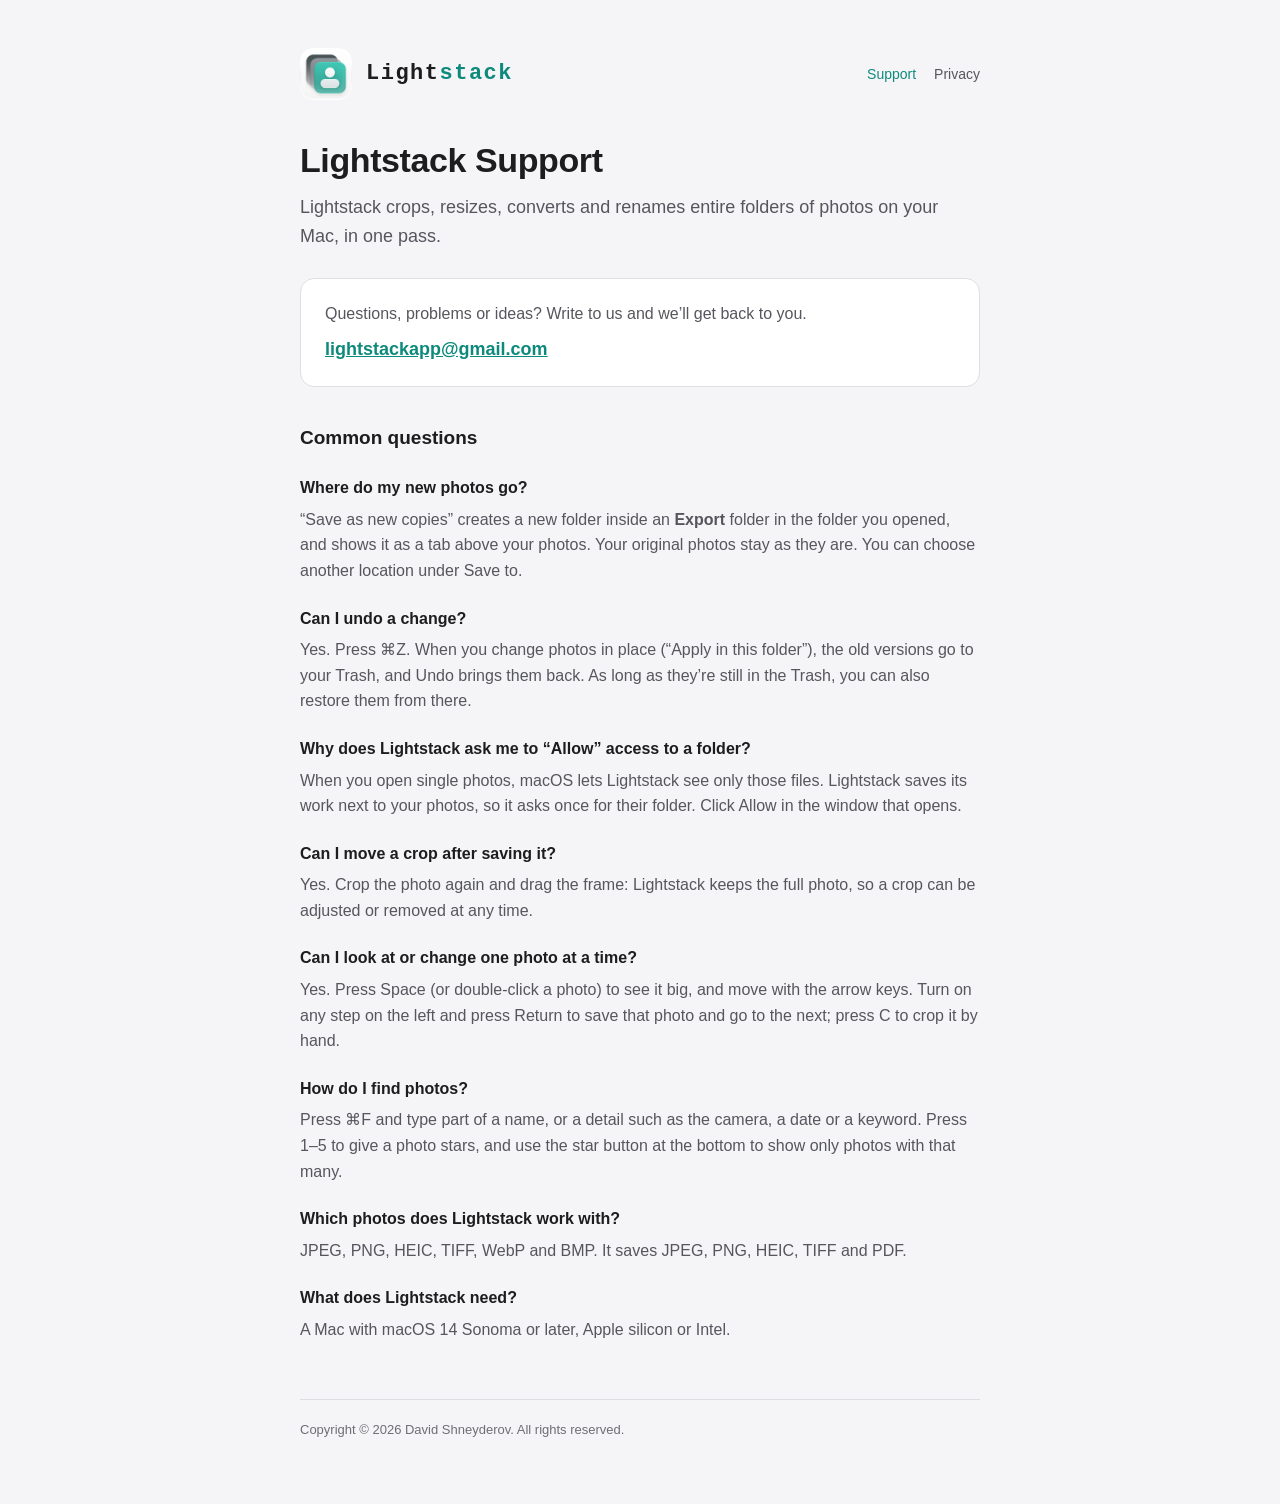
<file: index.html>
<!doctype html>
<html lang="en">
<head>
  <meta charset="utf-8">
  <meta name="viewport" content="width=device-width, initial-scale=1">
  <title>Lightstack Support</title>
  <meta name="description" content="Help and contact for Lightstack, the Mac app that crops, resizes and renames entire folders of photos in one pass.">
  <link rel="icon" href="icon.png">
  <link rel="stylesheet" href="style.css">
</head>
<body>
  <div class="page">
    <header>
      <img src="icon.png" alt="">
      <a class="brand" href="./">Light<span>stack</span></a>
      <nav>
        <a href="./" aria-current="page">Support</a>
        <a href="privacy.html">Privacy</a>
      </nav>
    </header>

    <h1>Lightstack Support</h1>
    <p class="lead">Lightstack crops, resizes, converts and renames entire folders of photos on your Mac, in one pass.</p>

    <div class="card">
      <p>Questions, problems or ideas? Write to us and we’ll get back to you.</p>
      <p class="contact"><a href="mailto:lightstackapp@gmail.com">lightstackapp@gmail.com</a></p>
    </div>

    <h2>Common questions</h2>
    <dl>
      <dt>Where do my new photos go?</dt>
      <dd>“Save as new copies” creates a new folder inside an <b>Export</b> folder in the folder you opened, and shows it as a tab above your photos. Your original photos stay as they are. You can choose another location under Save to.</dd>

      <dt>Can I undo a change?</dt>
      <dd>Yes. Press ⌘Z. When you change photos in place (“Apply in this folder”), the old versions go to your Trash, and Undo brings them back. As long as they’re still in the Trash, you can also restore them from there.</dd>

      <dt>Why does Lightstack ask me to “Allow” access to a folder?</dt>
      <dd>When you open single photos, macOS lets Lightstack see only those files. Lightstack saves its work next to your photos, so it asks once for their folder. Click Allow in the window that opens.</dd>

      <dt>Can I move a crop after saving it?</dt>
      <dd>Yes. Crop the photo again and drag the frame: Lightstack keeps the full photo, so a crop can be adjusted or removed at any time.</dd>

      <dt>Can I look at or change one photo at a time?</dt>
      <dd>Yes. Press Space (or double-click a photo) to see it big, and move with the arrow keys. Turn on any step on the left and press Return to save that photo and go to the next; press C to crop it by hand.</dd>

      <dt>How do I find photos?</dt>
      <dd>Press ⌘F and type part of a name, or a detail such as the camera, a date or a keyword. Press 1–5 to give a photo stars, and use the star button at the bottom to show only photos with that many.</dd>

      <dt>Which photos does Lightstack work with?</dt>
      <dd>JPEG, PNG, HEIC, TIFF, WebP and BMP. It saves JPEG, PNG, HEIC, TIFF and PDF.</dd>

      <dt>What does Lightstack need?</dt>
      <dd>A Mac with macOS 14 Sonoma or later, Apple silicon or Intel.</dd>
    </dl>

    <footer>Copyright © 2026 David Shneyderov. All rights reserved.</footer>
  </div>
</body>
</html>
</file>
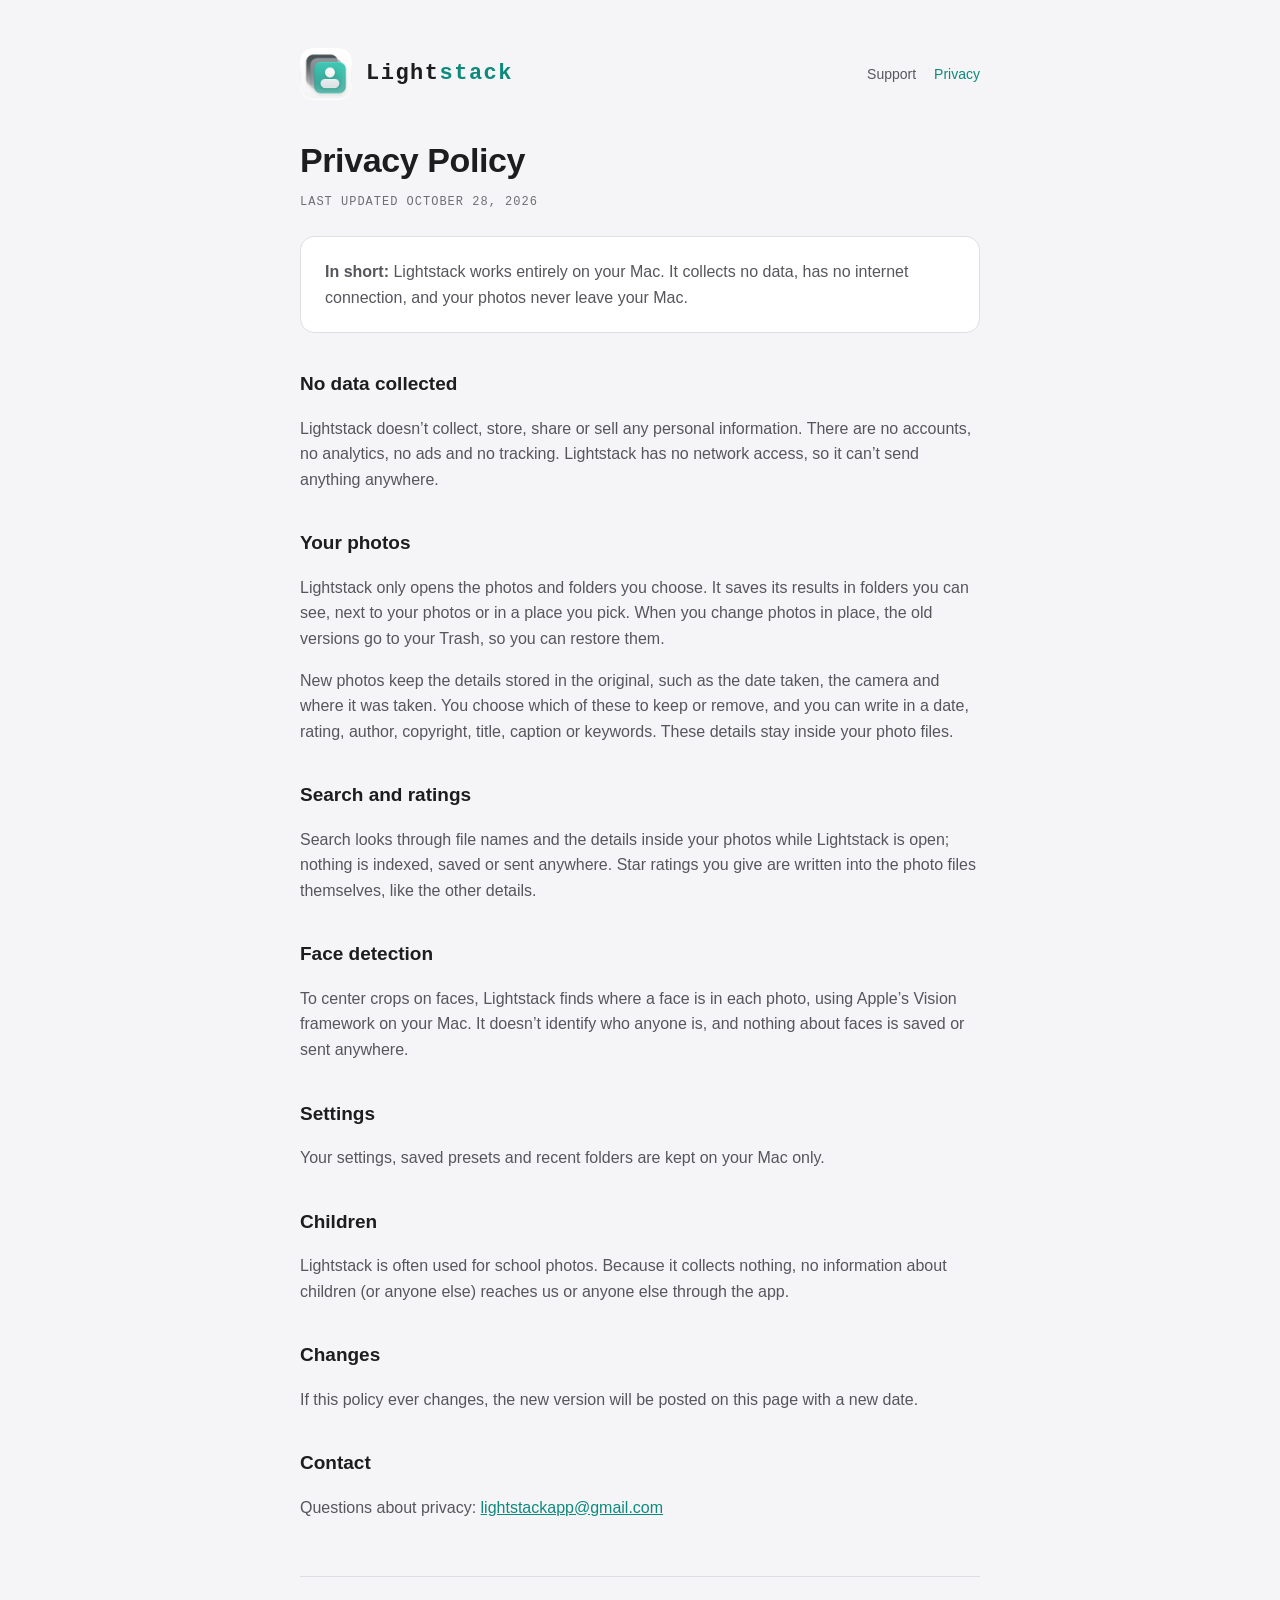
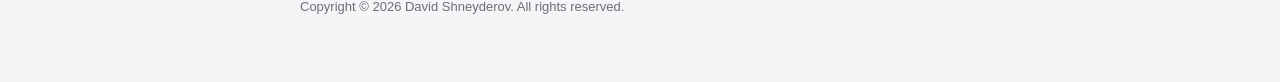
<file: privacy.html>
<!doctype html>
<html lang="en">
<head>
  <meta charset="utf-8">
  <meta name="viewport" content="width=device-width, initial-scale=1">
  <title>Lightstack Privacy Policy</title>
  <meta name="description" content="Lightstack works entirely on your Mac and collects no data.">
  <link rel="icon" href="icon.png">
  <link rel="stylesheet" href="style.css">
</head>
<body>
  <div class="page">
    <header>
      <img src="icon.png" alt="">
      <a class="brand" href="./">Light<span>stack</span></a>
      <nav>
        <a href="./">Support</a>
        <a href="privacy.html" aria-current="page">Privacy</a>
      </nav>
    </header>

    <h1>Privacy Policy</h1>
    <p class="updated">Last updated October 28, 2026</p>

    <div class="card">
      <p><b>In short:</b> Lightstack works entirely on your Mac. It collects no data, has no internet connection, and your photos never leave your Mac.</p>
    </div>

    <h2>No data collected</h2>
    <p>Lightstack doesn’t collect, store, share or sell any personal information. There are no accounts, no analytics, no ads and no tracking. Lightstack has no network access, so it can’t send anything anywhere.</p>

    <h2>Your photos</h2>
    <p>Lightstack only opens the photos and folders you choose. It saves its results in folders you can see, next to your photos or in a place you pick. When you change photos in place, the old versions go to your Trash, so you can restore them.</p>
    <p>New photos keep the details stored in the original, such as the date taken, the camera and where it was taken. You choose which of these to keep or remove, and you can write in a date, rating, author, copyright, title, caption or keywords. These details stay inside your photo files.</p>

    <h2>Search and ratings</h2>
    <p>Search looks through file names and the details inside your photos while Lightstack is open; nothing is indexed, saved or sent anywhere. Star ratings you give are written into the photo files themselves, like the other details.</p>

    <h2>Face detection</h2>
    <p>To center crops on faces, Lightstack finds where a face is in each photo, using Apple’s Vision framework on your Mac. It doesn’t identify who anyone is, and nothing about faces is saved or sent anywhere.</p>

    <h2>Settings</h2>
    <p>Your settings, saved presets and recent folders are kept on your Mac only.</p>

    <h2>Children</h2>
    <p>Lightstack is often used for school photos. Because it collects nothing, no information about children (or anyone else) reaches us or anyone else through the app.</p>

    <h2>Changes</h2>
    <p>If this policy ever changes, the new version will be posted on this page with a new date.</p>

    <h2>Contact</h2>
    <p>Questions about privacy: <a href="mailto:lightstackapp@gmail.com">lightstackapp@gmail.com</a></p>

    <footer>Copyright © 2026 David Shneyderov. All rights reserved.</footer>
  </div>
</body>
</html>
</file>
<file: style.css>
/* Lightstack support site: the app's dark teal look, light when the visitor's Mac is light. */
:root {
  --bg: #0a0d0f;
  --card: #12171b;
  --line: #232b30;
  --text: #eef2f3;
  --sub: #b9c3c7;
  --dim: #879398;
  --primary: #30b8a5;
  --mono: ui-monospace, "SF Mono", Menlo, monospace;
  color-scheme: dark;
}
@media (prefers-color-scheme: light) {
  :root {
    --bg: #f5f5f7;
    --card: #ffffff;
    --line: #dedee3;
    --text: #1d1d1f;
    --sub: #56565d;
    --dim: #6e6e75;
    --primary: #0e8a7c;
    color-scheme: light;
  }
}

* { box-sizing: border-box; }

body {
  margin: 0;
  background: var(--bg);
  color: var(--text);
  font: 16px/1.6 -apple-system, BlinkMacSystemFont, "Helvetica Neue", Arial, sans-serif;
  -webkit-font-smoothing: antialiased;
}

.page { max-width: 720px; margin: 0 auto; padding: 48px 20px 64px; }

header { display: flex; align-items: center; gap: 14px; margin-bottom: 40px; }
header img { width: 52px; height: 52px; border-radius: 12px; }
.brand { font-family: var(--mono); font-weight: 700; font-size: 22px; letter-spacing: 1.5px; text-decoration: none; color: var(--text); }
.brand span { color: var(--primary); }
nav { margin-left: auto; display: flex; gap: 18px; font-size: 14px; }
nav a { color: var(--sub); text-decoration: none; }
nav a:hover, nav a[aria-current] { color: var(--primary); }

h1 { font-size: 34px; line-height: 1.2; letter-spacing: -0.4px; margin: 0 0 12px; }
h2 { font-size: 19px; margin: 36px 0 8px; }
p, li { color: var(--sub); }
.lead { font-size: 18px; margin: 0 0 28px; }
.updated { font-family: var(--mono); font-size: 12px; letter-spacing: 1px; color: var(--dim); text-transform: uppercase; }

.card { background: var(--card); border: 1px solid var(--line); border-radius: 14px; padding: 22px 24px; margin: 24px 0; }
.card p { margin: 0; }
.card p + p { margin-top: 8px; }

a { color: var(--primary); }
.contact { font-size: 18px; font-weight: 600; word-break: break-all; }

dl { margin: 0; }
dt { color: var(--text); font-weight: 600; margin-top: 22px; }
dd { margin: 6px 0 0; color: var(--sub); }

footer { margin-top: 56px; padding-top: 20px; border-top: 1px solid var(--line); font-size: 13px; color: var(--dim); }

@media (max-width: 520px) {
  header { flex-wrap: wrap; }
  nav { margin-left: 0; width: 100%; }
  h1 { font-size: 28px; }
}
</file>
